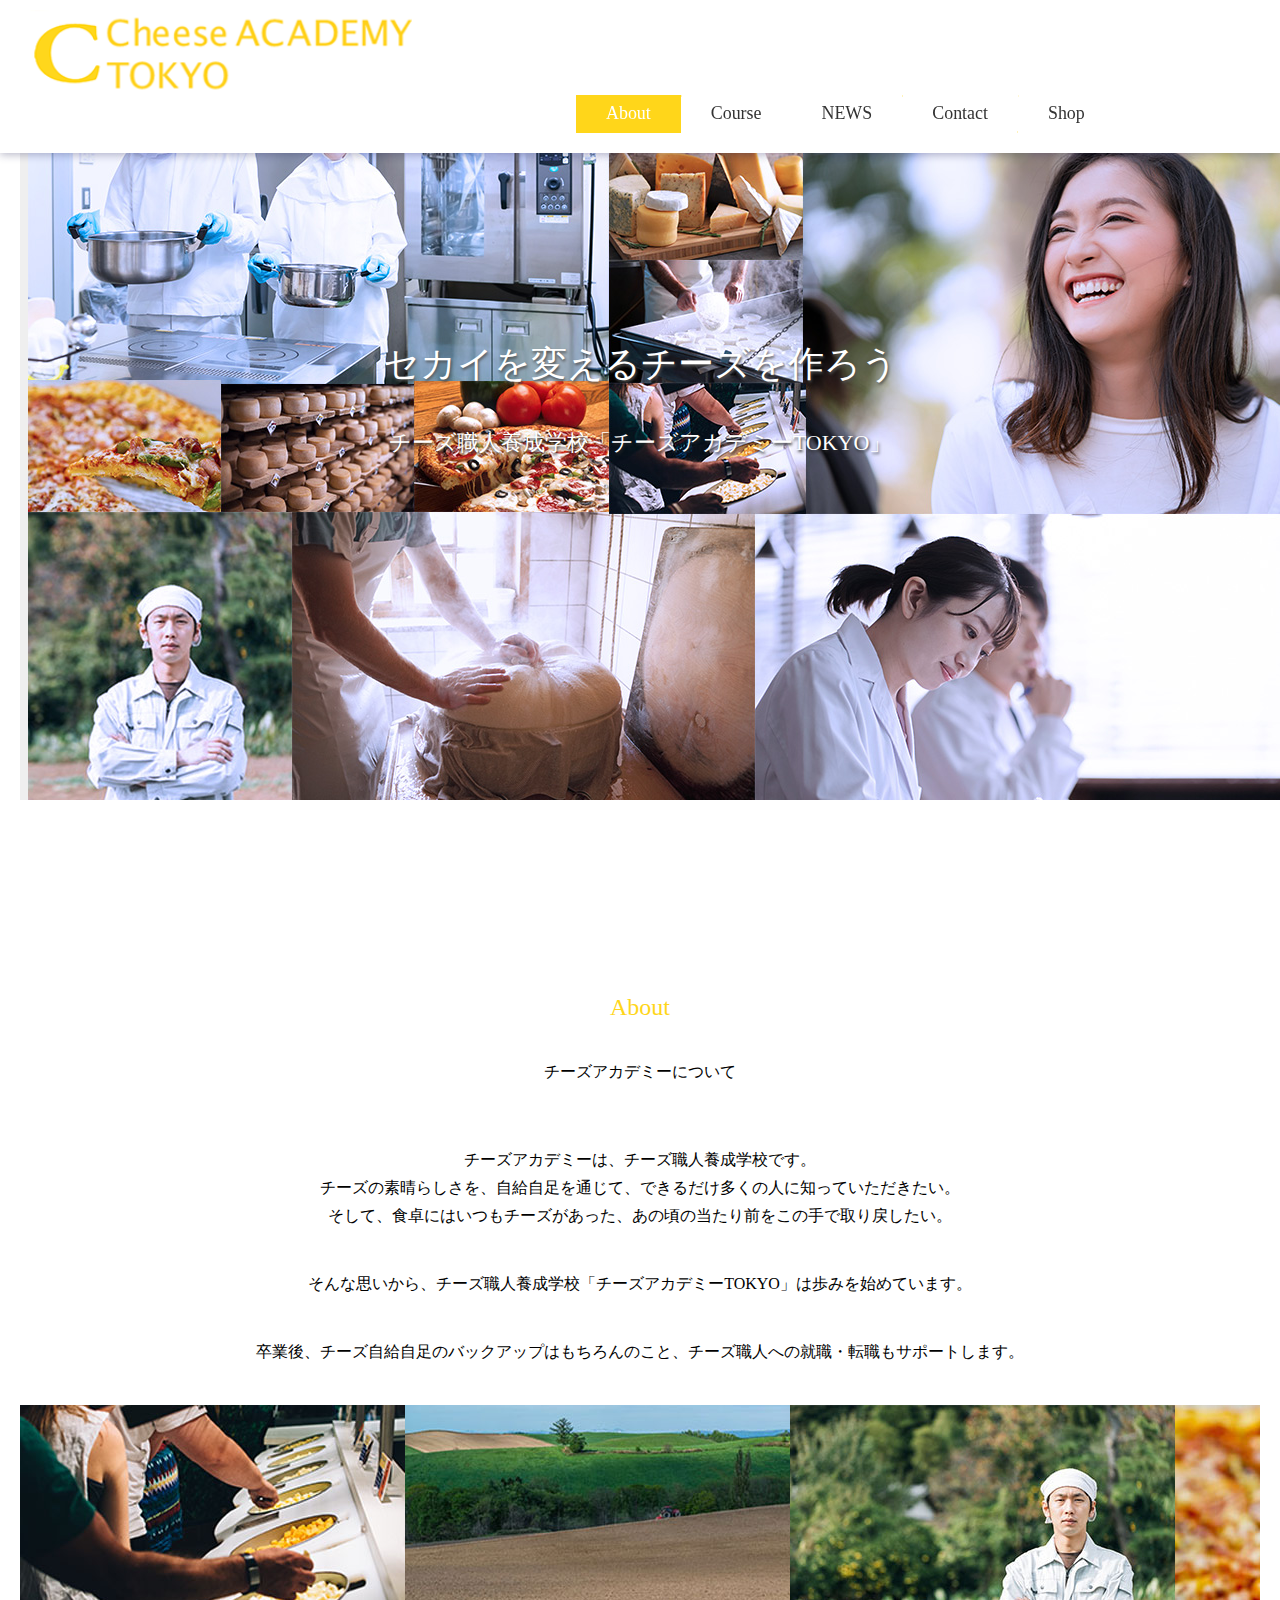
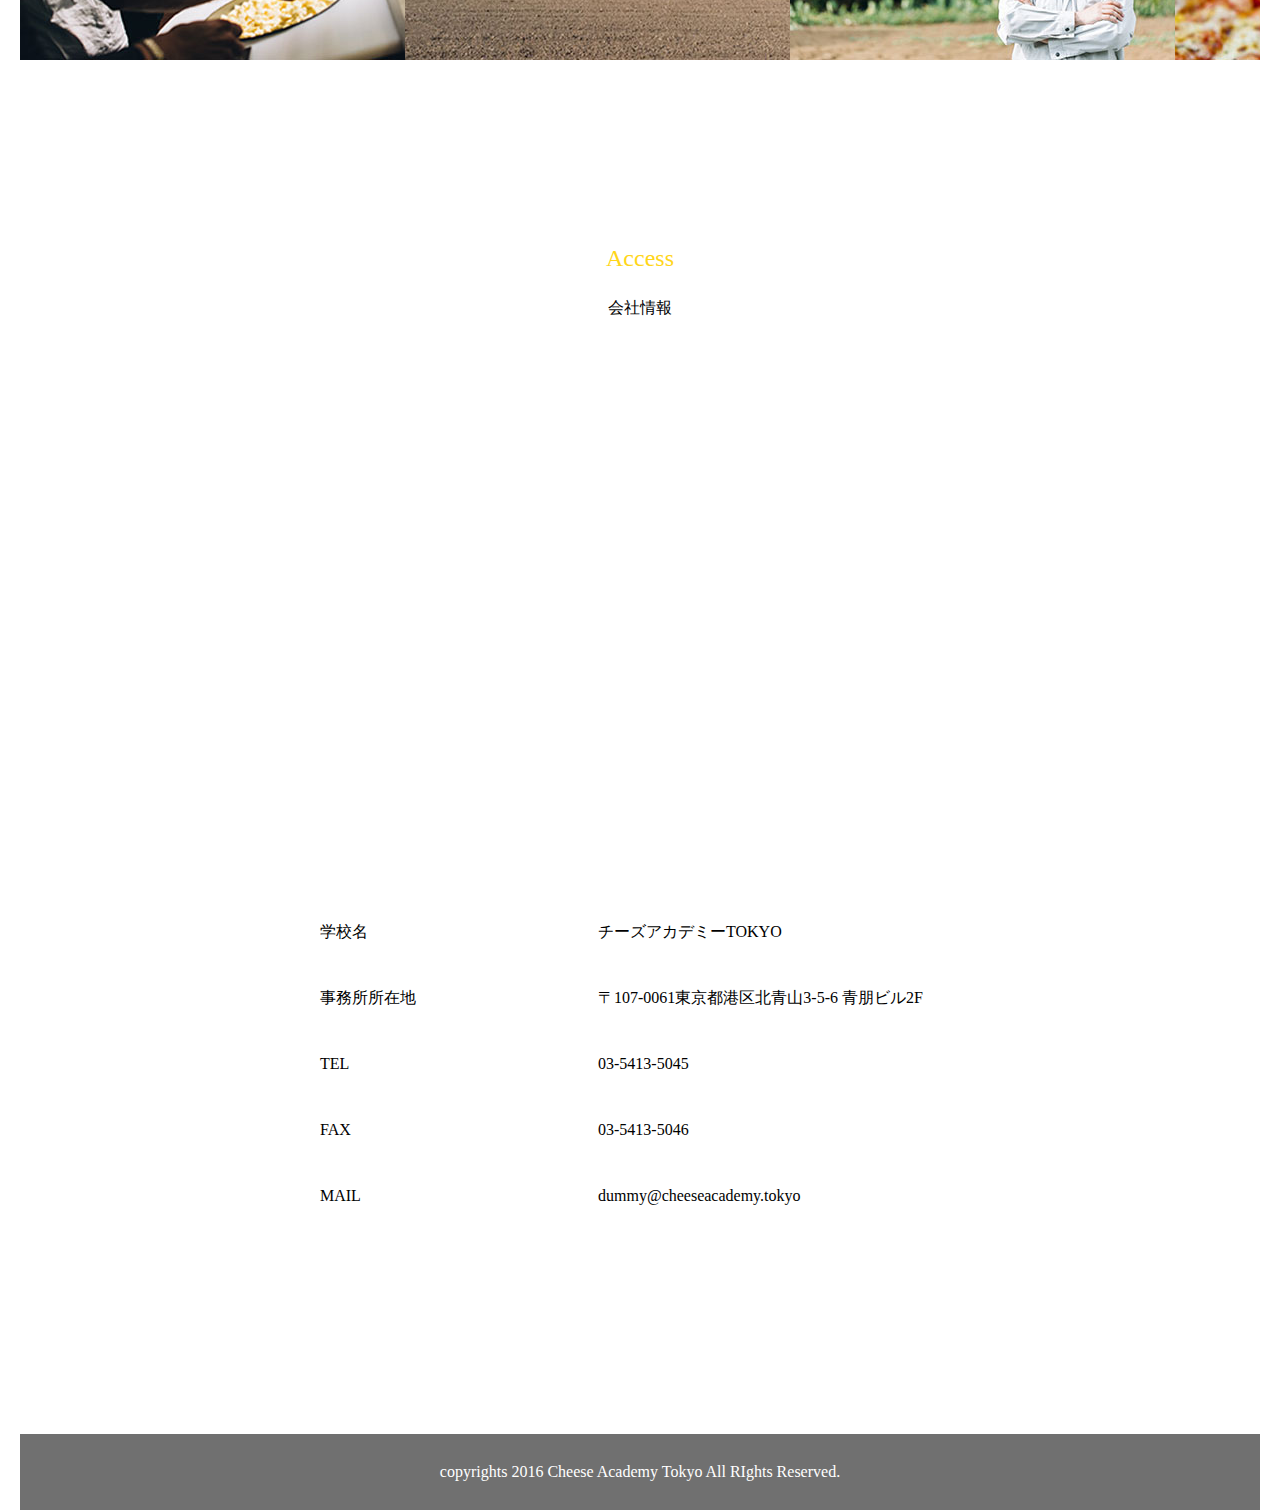
<file: index.html>
<!DOCTYPE html>
<html lang="ja">

<head>
  <meta charset="UTF-8">
  <meta name="viewport" content="width=device-width, initial-scale=1.0">
  <meta http-equiv="X-UA-Compatible" content="ie=edge">

  <title>Cheese ACADEMY TOKYO</title>
  <link rel="icon" href="img/moruspeak.gif">
  <link rel="stylesheet" href="css/reset.css">
  <link rel="stylesheet" href="css/style.css">
  <link rel="stylesheet" href="/css/loop.css">
</head>

<body class="content ">
  <!-- ヘッダー -->
  <header class="global-header">
    <picture>
      <source srcset="img/logo.png" alt="cheese ACADEMY TOKYO" media="(min-width: 768px)">
      <img src="img/logo_sp.png" alt="cheese ACADEMY TOKYO" class="spimage">
    </picture>

    <!-- ナビゲーション -->
    <nav>
      <ul class="gnavi">
      <li class="current"><a href="#">About</a></li>
      <li><a href="/course.html">Course</a></li>
      <li><a href="/news.html">NEWS</a></li>
      <li><a href="/contact.html">Contact</a></li>
      <li><a href="shop/index.html">Shop</a></li>
      </ul>
    </nav>
  </header>

  <main>
    <!-- メインビジュアル -->
    <article id="main-visual">
      <div class="container">
        <div class="slider">
            <ul class="slider-list">
                <li class="slider-item">
                    <a href="#">
                        <img src="img/t_main.jpg">
                    </a>
                </li>
            </ul>
            <ul class="slider-list">
                <li class="slider-item">
                    <a href="#">
                        <img src="img/t_main.jpg">
                    </a>
                </li>
            </ul>
        </div>
    </div>
    <h1 class="center">
      <p class="mv-title">セカイを変えるチーズを作ろう</p>
      <p class="mv-subtitle">チーズ職人養成学校「チーズアカデミーTOKYO」</p>
    </h1>

    </article>

    <section id="about" class="wrapper">
      <!-- アバウト内の上部 -->
      <h2>About</h2>
      <h3>チーズアカデミーについて</h3>
      <article class="text-center">
        <p>チーズアカデミーは、チーズ職人養成学校です。</p>
        <p>チーズの素晴らしさを、自給自足を通じて、できるだけ多くの人に知っていただきたい。<br>
          そして、食卓にはいつもチーズがあった、あの頃の当たり前をこの手で取り戻したい。</p>
        <span>そんな思いから、チーズ職人養成学校「チーズアカデミーTOKYO」は歩みを始めています。</span>
        <p>卒業後、チーズ自給自足のバックアップはもちろんのこと、チーズ職人への就職・転職もサポートします。</p>
      </article>

      <!-- アバウトの下部 -->
      <article id="about-visual" class="loop">
        <ul class="loop_box">
          <li class="loop_item"><img src="img/about_01.jpg" alt="本格的なチーズ"></li>
          <li class="loop_item"><img src="img/about_02.jpg" alt="広大で環境も整った農園"></li>
          <li class="loop_item"><img src="img/about_03.jpg" alt="プロとして活躍するチーズ職人"></li>
          <li class="loop_item"><img src="img/about_04.jpg" alt="卒業制作のピッツァ"></li>
        </ul>
        <ul class="loop_box">
          <li class="loop_item"><img src="img/about_01.jpg" alt="本格的なチーズ"></li>
          <li class="loop_item"><img src="img/about_02.jpg" alt="広大で環境も整った農園"></li>
          <li class="loop_item"><img src="img/about_03.jpg" alt="プロとして活躍するチーズ職人"></li>
          <li class="loop_item"><img src="img/about_04.jpg" alt="卒業制作のピッツァ"></li>
        </ul>
      </article>
    </section>

    <section id="access" class="wrapper">
      <h2>Access</h2>
      <h3>会社情報</h3>
      <article class="access-wrap">
        <iframe
          src="https://www.google.com/maps/embed?pb=!1m18!1m12!1m3!1d920.5806345741612!2d139.7122417779277!3d35.66760393351001!2m3!1f0!2f0!3f0!3m2!1i1024!2i768!4f13.1!3m3!1m2!1s0x60188d7eaf6941cf%3A0x4d0182e5dea5e6cb!2sChees%20ACADEMY%20TOKYO!5e0!3m2!1sja!2sjp!4v1697269528415!5m2!1sja!2sjp"
          style="border:0;" allowfullscreen="" loading="lazy"
          referrerpolicy="no-referrer-when-downgrade">
        </iframe>
        <dl>
          <dt>学校名</dt>
          <dd>チーズアカデミーTOKYO</dd>
          <dt>事務所所在地</dt>
          <dd>〒107-0061東京都港区北青山3-5-6 青朋ビル2F</dd>
          <dt>TEL</dt>
          <dd>03-5413-5045</dd>
          <dt>FAX</dt>
          <dd>03-5413-5046</dd>
          <dt>MAIL</dt>
          <dd>dummy@cheeseacademy.tokyo</dd>
        </dl>
      </article>
    </section>
  </main>

<footer>copyrights 2016 Cheese Academy Tokyo All RIghts Reserved.</footer>

  <script src="https://code.jquery.com/jquery-3.2.1.min.js"></script>
  <script src="js/main.js"></script>

</body>

</html>
</file>
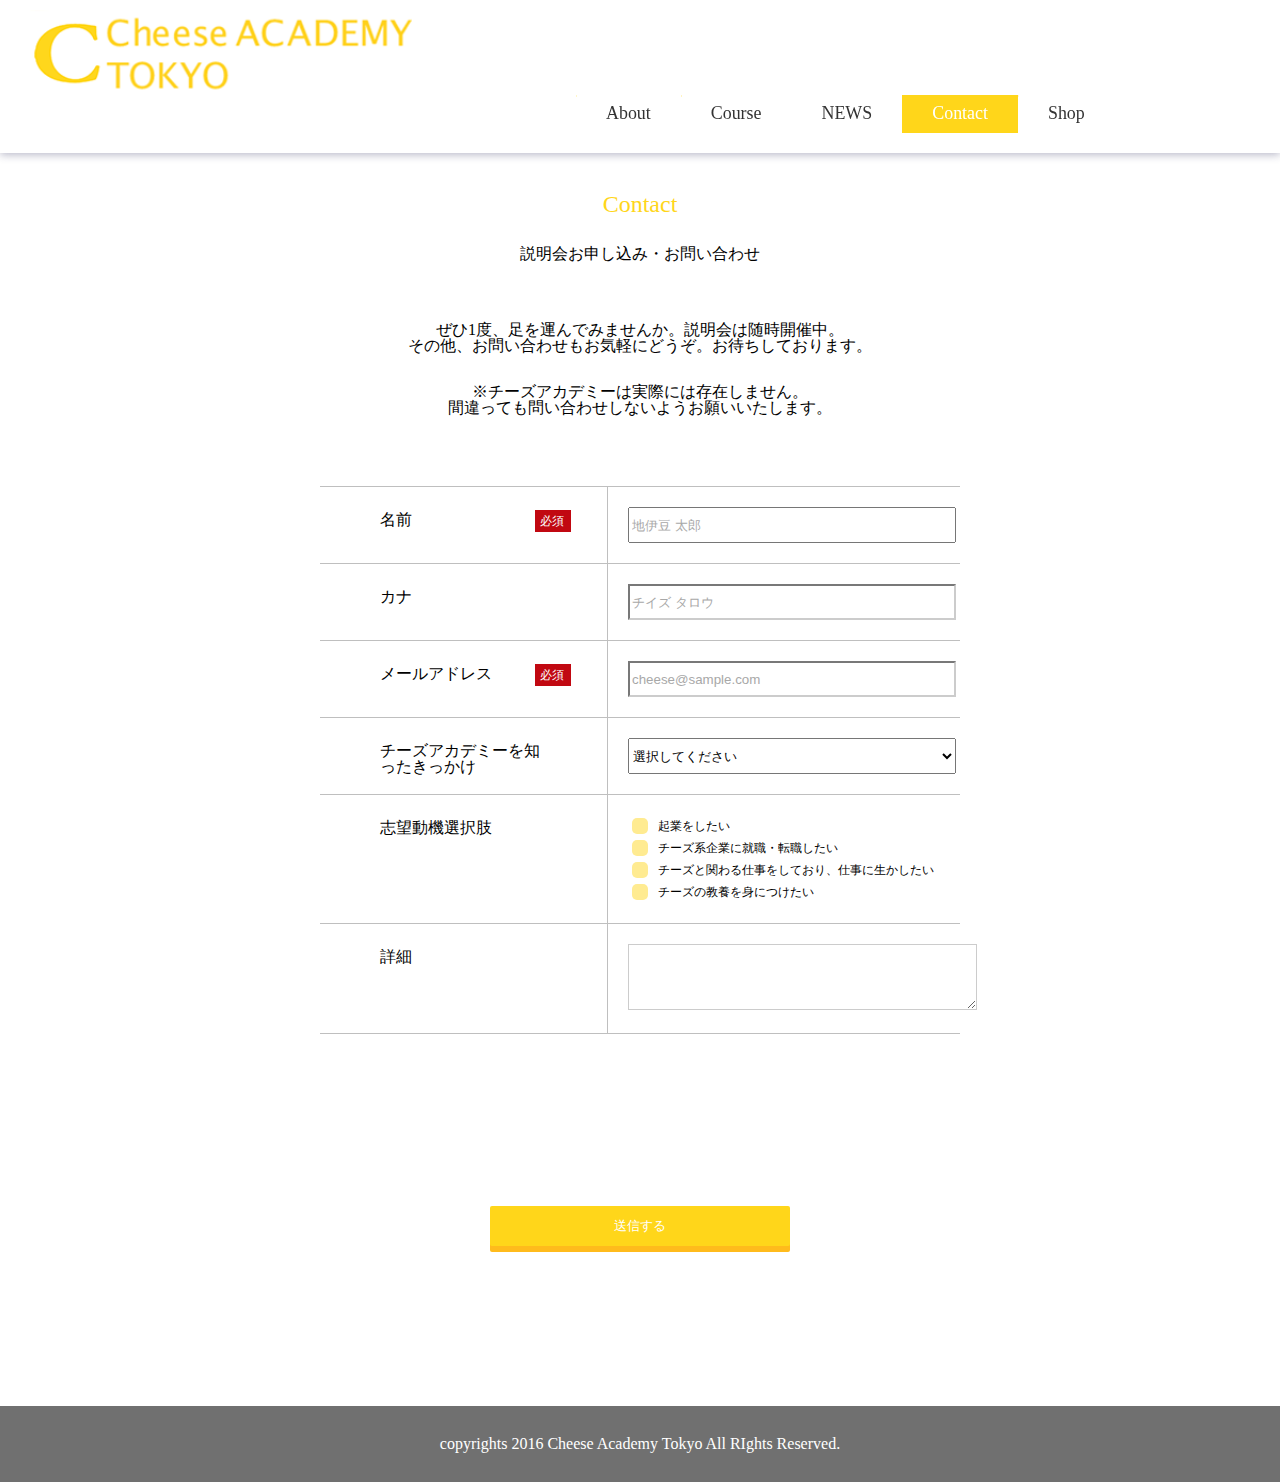
<file: contact.html>
<!DOCTYPE html>
<html lang="ja">
<head>
    <meta charset="UTF-8">
    <meta name="viewport" content="width=device-width, initial-scale=1.0">
    <title>Cheese ACADEMY TOKYO || Access</title>
    <link rel="icon" href="img/moruspeak.gif">
    <link rel="stylesheet" href="css/reset.css">
    <link rel="stylesheet" href="css/style.css">
</head>
<header class="global-header">
    <picture>
      <source srcset="img/logo.png" alt="cheese ACADEMY TOKYO" media="(min-width: 768px)">
      <img src="img/logo_sp.png" alt="cheese ACADEMY TOKYO">
    </picture>

    <!-- ナビゲーション -->
    <nav>
      <ul class="gnavi">
        <li><a href="/index.html">About</a></li>
        <li><a href="/course.html">Course</a></li>
        <li><a href="/news.html">NEWS</a></li>
        <li class="current"><a href="#">Contact</a></li>
        <li><a href="shop/index.html">Shop</a></li>
      </ul>
    </nav>
  </header>
<body>
    <section id="contact" class="wrapper">
        <h2>Contact</h2>
        <h3>説明会お申し込み・お問い合わせ</h3>
  
        <p>ぜひ1度、足を運んでみませんか。説明会は随時開催中。</p>
        <p>その他、お問い合わせもお気軽にどうぞ。お待ちしております。</p>
  
        <p class="small">&#8251;チーズアカデミーは実際には存在しません。<br>
          間違っても問い合わせしないようお願いいたします。</p>
      </section>
  
      <section id="form">
        <form> <!-- <form action="form.html" method="post"> -->
          <dl class="form-wrap">
            <dt class="form-title">
              <label for="name">名前<span class="essential">必須</span></label>
            </dt>
            <dd>
              <input type="text" name="name" id="name" placeholder="地伊豆 太郎" required>
            </dd>

            <dt class="form-title">
              <label for="kana">カナ</label>
            </dt>
            <dd>
              <input type="text" name="kana" id="kana" placeholder="チイズ タロウ">
            </dd>
            <dt class="form-title">
              <label for="mail">メールアドレス<span class="essential" required>必須</span></label>
            </dt>
            <dd>
              <input type="email" name="email" autocomplete="email" placeholder="cheese@sample.com">
              <p class="error-message">※ 入力内容をご確認ください</p>
            </dd>
            <dt class="form-title"><label for="form-chance">チーズアカデミーを知ったきっかけ</label>
            </dt>
            <dd>
              <select>
                <option hidden>選択してください</option>
                <option>google検索</option>
                <option>SNS</option>
                <option>紹介</option>
                <option>たまたま通りかかった</option>
                <option>その他</option>
              </select>
            </dd>
            <dt class="form-title"><label for="reason">志望動機選択肢</label></dt>
            <dd class="checkbox">
              <ul>
                <li><label><input type="checkbox" name="start">起業をしたい</label></li>
                <li><label><input type="checkbox" name="work">チーズ系企業に就職・転職したい</label></li>
                <li><label><input type="checkbox" name="revive">チーズと関わる仕事をしており、仕事に生かしたい</label></li>
                <li><label><input type="checkbox" name="culture">チーズの教養を身につけたい</label></li>
              </ul>
            </dd>
            <dt class="form-title"><label for="detail">詳細</label></dt>
            <dd>
              <textarea name="message" cols="41" rows="4"></textarea>
            </dd>
          </dl>
          <h2>
            <button onclick="window.open('./form.html')">送信する</button>
          </h2>
        </form>

      
      </section>

      <footer>copyrights 2016 Cheese Academy Tokyo All RIghts Reserved.</footer>

</body>
</html>
</file>
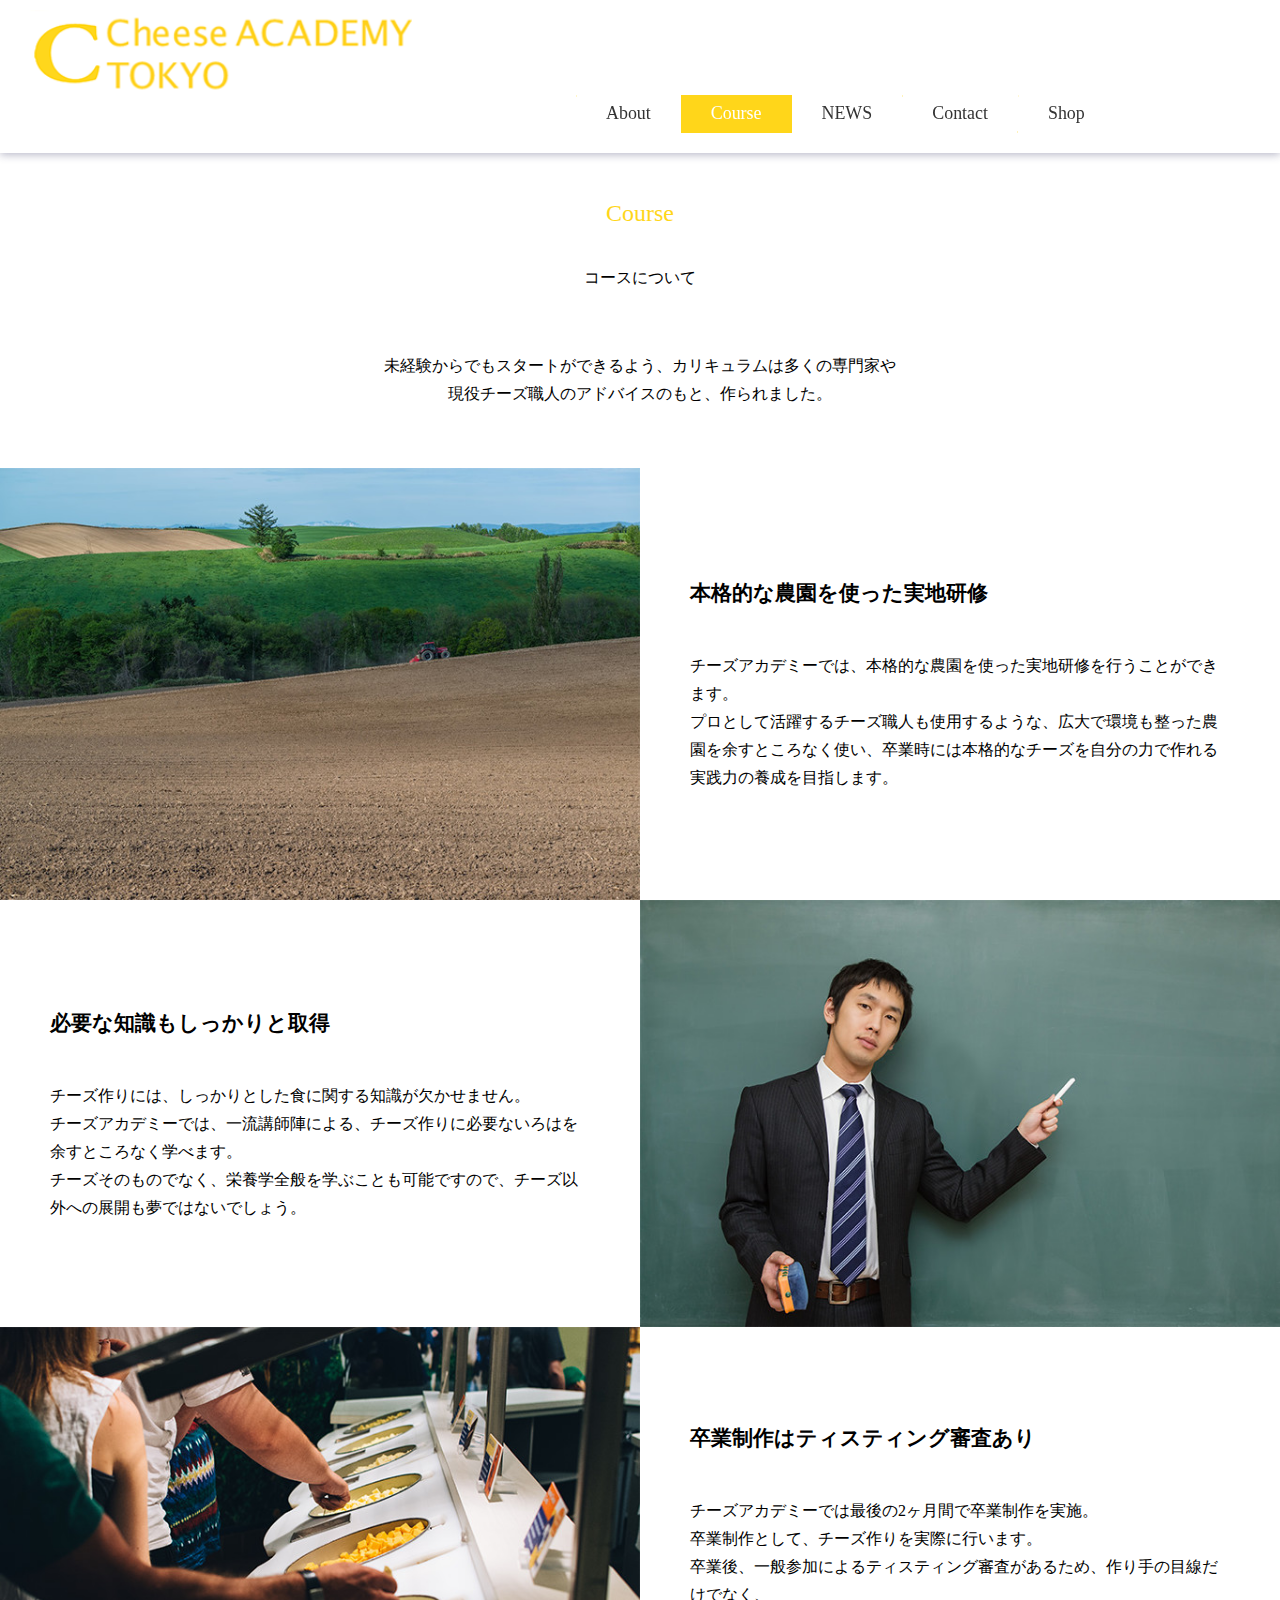
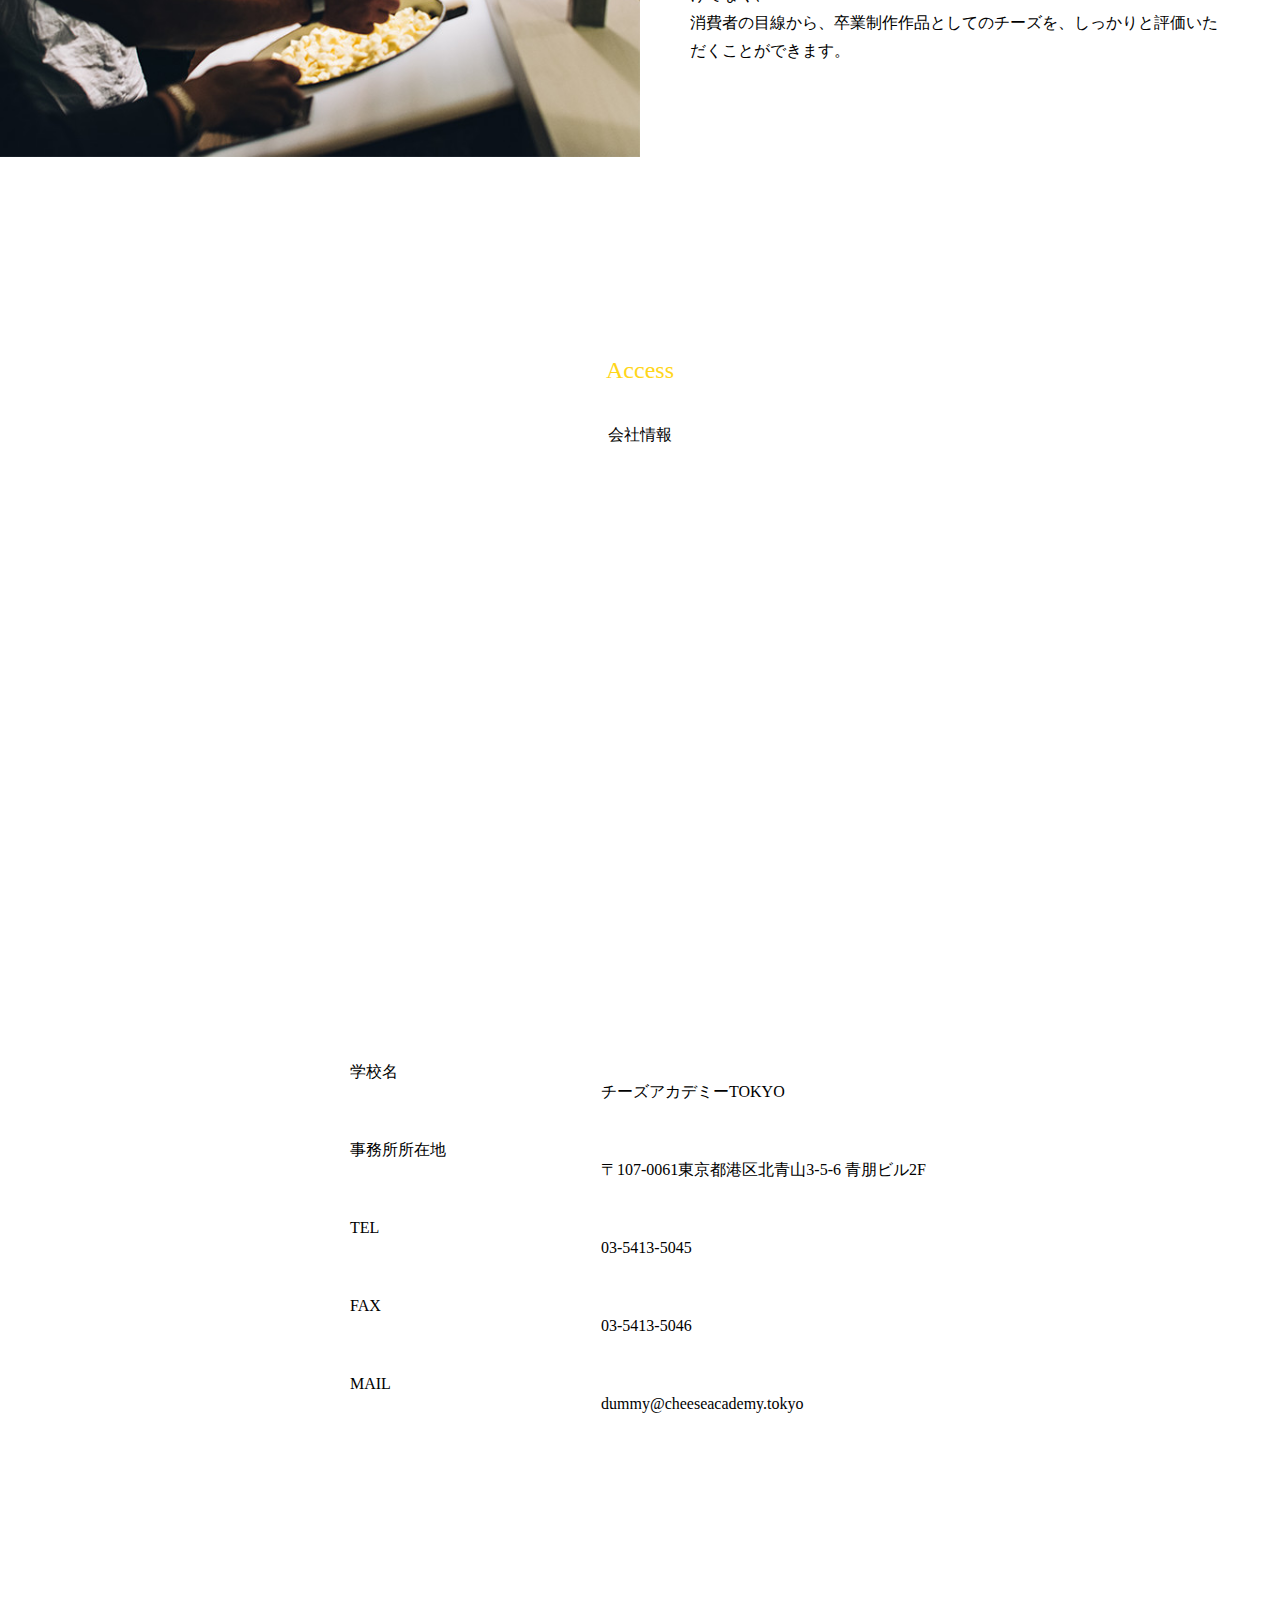
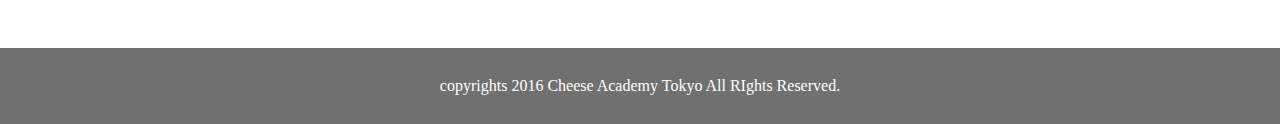
<file: course.html>
<!DOCTYPE html>
<html lang="ja">
<head>
    <meta charset="UTF-8">
    <meta name="viewport" content="width=device-width, initial-scale=1.0">
    <title>Cheese ACADEMY TOKYO || Course</title>
    <link rel="icon" href="img/moruspeak.gif">
    <link rel="stylesheet" href="css/reset.css">
    <link rel="stylesheet" href="css/style.css">
</head>
<header class="global-header">
    <picture>
      <source srcset="img/logo.png" alt="cheese ACADEMY TOKYO" media="(min-width: 768px)">
      <img src="img/logo_sp.png" alt="cheese ACADEMY TOKYO">
    </picture>

    <!-- ナビゲーション -->
    <nav>
      <ul class="gnavi">
        <li><a href="/index.html">About</a></li>
        <li class="current"><a href="#course">Course</a></li>
        <li><a href="/news.html">NEWS</a></li>
        <li><a href="/contact.html">Contact</a></li>
        <li><a href="shop/index.html">Shop</a></li>
      </ul>
    </nav>
</header>
<body>
    <section id="course" class="wrapper">
        <!-- コースの上部 -->
        <article class="course-text">
          <h2>Course</h2>
          <h3>コースについて</h3>
          <p class="text-center">未経験からでもスタートができるよう、カリキュラムは多くの専門家や<br>
            現役チーズ職人のアドバイスのもと、作られました。
          </p>
        </article>
        <!-- コースの下部 -->

        <article class="course-wrap">

          <!-- コース１ -->
          <article class="course-field">
            <img src="img/course_01.jpg" alt="広大で環境も整った農園">
            <dl class="course-list1">
              <dt class="course-title">本格的な農園を使った実地研修</dt>
              <dd class="course-item-text">
                チーズアカデミーでは、本格的な農園を使った実地研修を行うことができます。<br>
                プロとして活躍するチーズ職人も使用するような、広大で環境も整った農園を余すところなく使い、卒業時には本格的なチーズを自分の力で作れる実践力の養成を目指します。
              </dd>
            </dl>
          </article>

          <!-- コース２ -->
          <article class="course-field">
            <dl class="course-list2">
              <dt class="course-title">必要な知識もしっかりと取得</dt>
              <dd class="course-item-text">
                チーズ作りには、しっかりとした食に関する知識が欠かせません。<br>
                チーズアカデミーでは、一流講師陣による、チーズ作りに必要ないろはを余すところなく学べます。<br>
                チーズそのものでなく、栄養学全般を学ぶことも可能ですので、チーズ以外への展開も夢ではないでしょう。
              </dd>
            </dl>
            <img src="img/course_02.jpg" alt="一流講師陣">
          </article>
  
          <!-- コース3 -->
          <article class="course-field">
            <img src="img/course_03.jpg" alt="広大で環境も整った農園">
            <dl class="course-list3">
              <dt class="course-title">卒業制作はティスティング審査あり</dt>
              <dd class="course-item-text">
                チーズアカデミーでは最後の2ヶ月間で卒業制作を実施。<br>
                卒業制作として、チーズ作りを実際に行います。<br>
                卒業後、一般参加によるティスティング審査があるため、作り手の目線だけでなく、<br>
                消費者の目線から、卒業制作作品としてのチーズを、しっかりと評価いただくことができます。
              </dd>
            </dl>
          </article>
        </article>
      <section id="access" class="wrapper">
        <h2>Access</h2>
        <h3>会社情報</h3>
          <iframe
            src="https://www.google.com/maps/embed?pb=!1m18!1m12!1m3!1d920.5806345741612!2d139.7122417779277!3d35.66760393351001!2m3!1f0!2f0!3f0!3m2!1i1024!2i768!4f13.1!3m3!1m2!1s0x60188d7eaf6941cf%3A0x4d0182e5dea5e6cb!2sChees%20ACADEMY%20TOKYO!5e0!3m2!1sja!2sjp!4v1697269528415!5m2!1sja!2sjp"
            style="border:0;" allowfullscreen="" loading="lazy"
            referrerpolicy="no-referrer-when-downgrade">
          </iframe>
          <dl>
            <dt>学校名</dt>
            <dd>チーズアカデミーTOKYO</dd>
            <dt>事務所所在地</dt>
            <dd>〒107-0061東京都港区北青山3-5-6 青朋ビル2F</dd>
            <dt>TEL</dt>
            <dd>03-5413-5045</dd>
            <dt>FAX</dt>
            <dd>03-5413-5046</dd>
            <dt>MAIL</dt>
            <dd>dummy@cheeseacademy.tokyo</dd>
          </dl>

      </section>
</section>
      <footer>copyrights 2016 Cheese Academy Tokyo All RIghts Reserved.</footer>

</body>
</html>
</file>
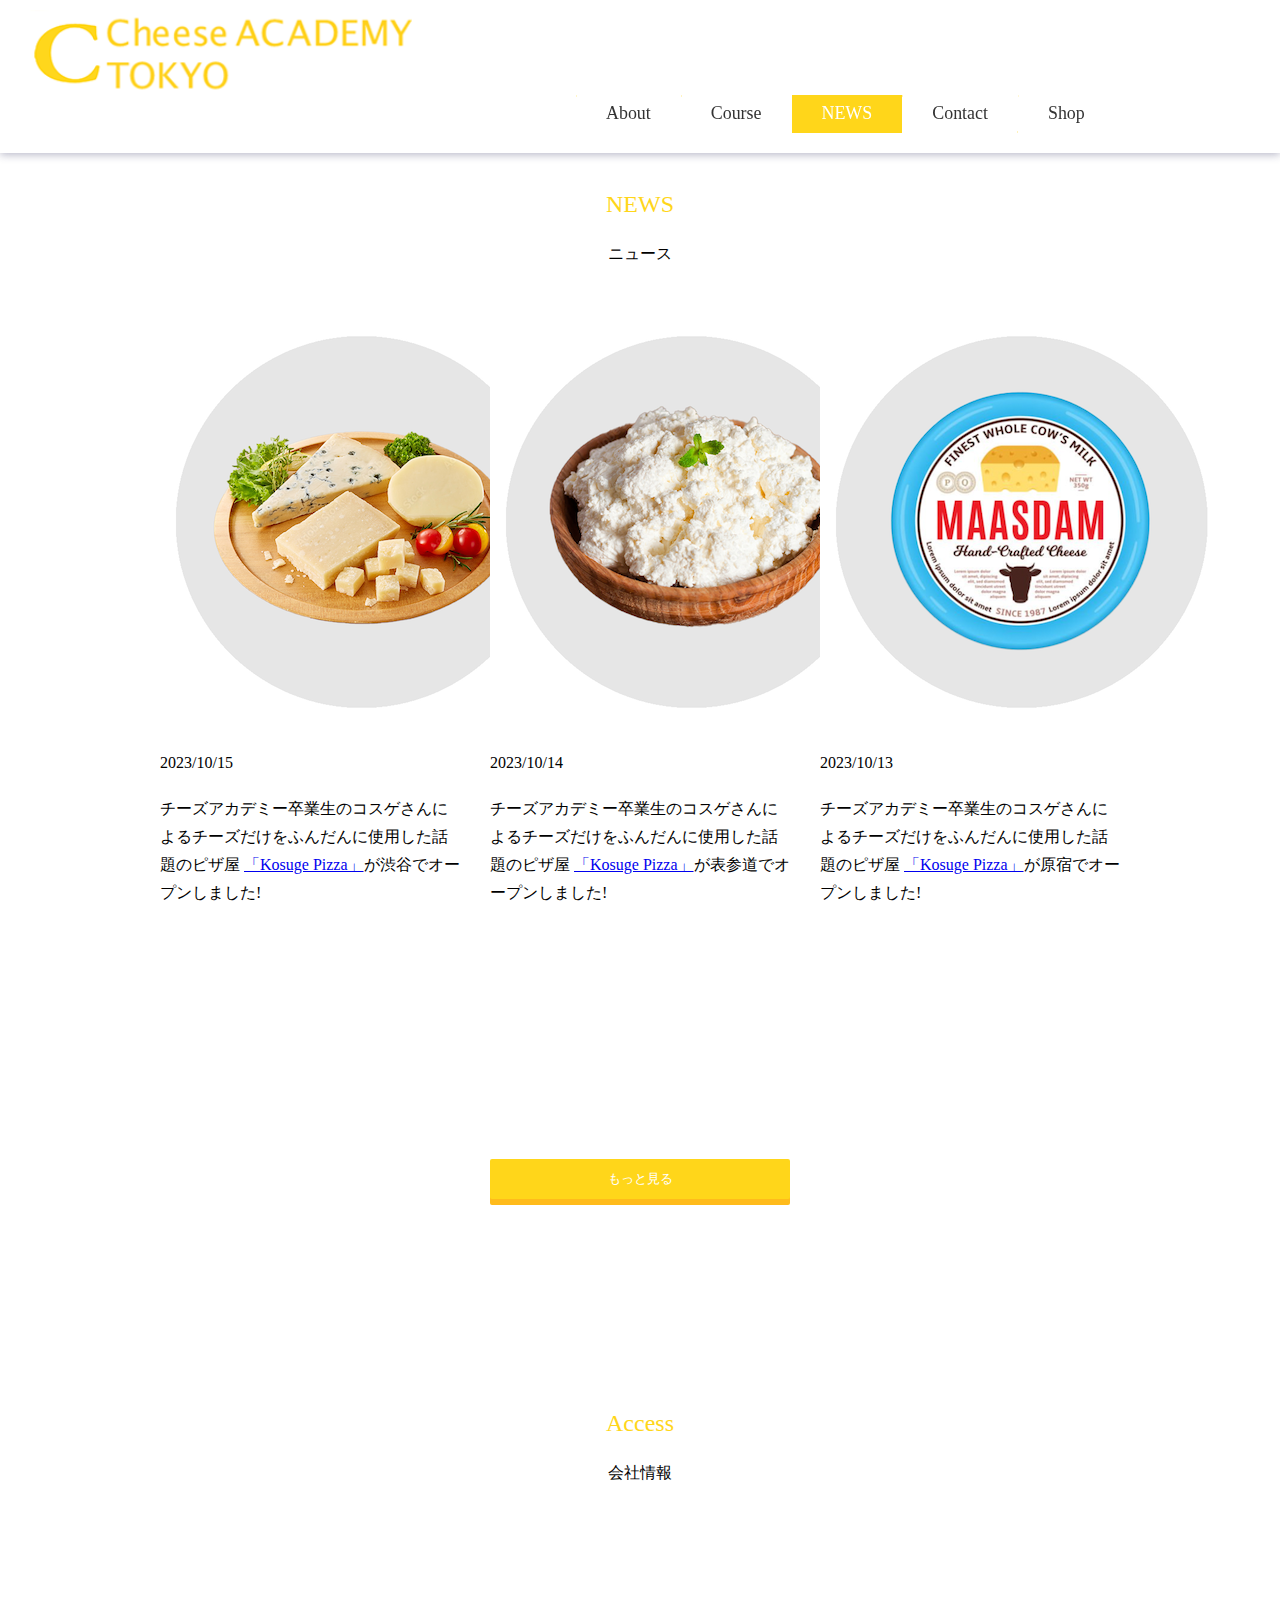
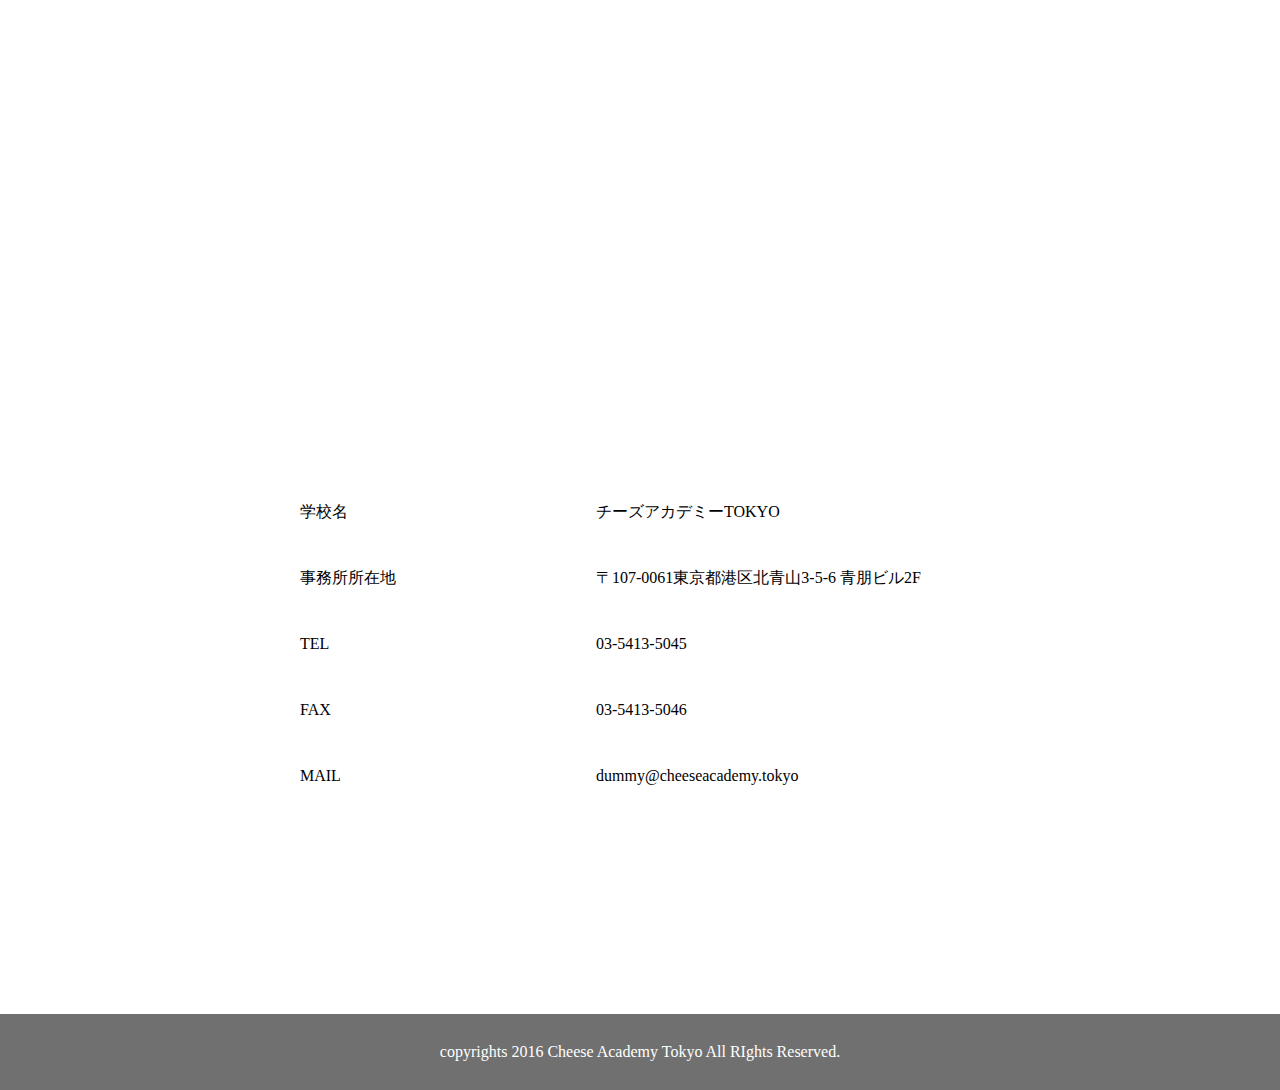
<file: news.html>
<!DOCTYPE html>
<html lang="ja">
<head>
    <meta charset="UTF-8">
    <meta name="viewport" content="width=device-width, initial-scale=1.0">
    <title>Cheese ACADEMY TOKYO || NEWS</title>
    <link rel="icon" href="img/moruspeak.gif">
    <link rel="stylesheet" href="css/reset.css">
    <link rel="stylesheet" href="css/style.css">
</head>
<header class="global-header">
    <picture>
      <source srcset="img/logo.png" alt="cheese ACADEMY TOKYO" media="(min-width: 768px)">
      <img src="img/logo_sp.png" alt="cheese ACADEMY TOKYO">
    </picture>

    <!-- ナビゲーション -->
    <nav>
      <ul class="gnavi">
        <li><a href="/index.html">About</a></li>
        <li><a href="/course.html">Course</a></li>
        <li class="current"><a href="#">NEWS</a></li>
        <li><a href="/contact.html">Contact</a></li>
        <li><a href="shop/index.html">Shop</a></li>
      </ul>
    </nav>
  </header>
<body>

    <section id="news" class="wrapper">
        <h2>NEWS</h2>
        <h3>ニュース</h3>
        <article class="news-wrap">
          <article class="news-field">
            <img src="img/item1.png" alt="一番人気のkosuge special">
            <time>2023/10/15</time>
            <p class="news-text">
              チーズアカデミー卒業生のコスゲさんによるチーズだけをふんだんに使用した話題のピザ屋
              <a href="shop.html">「Kosuge Pizza」</a>が渋谷でオープンしました&excl;
            </p>
          </article>

          <article class="news-field">
            <img src="img/item2.png" alt="一番人気のkosuge special">
            <time>2023/10/14</time>
            <p class="news-text">
              チーズアカデミー卒業生のコスゲさんによるチーズだけをふんだんに使用した話題のピザ屋
              <a href="shop.html">「Kosuge Pizza」</a>が表参道でオープンしました&excl;
            </p>
          </article>

          <article class="news-field">
            <img src="img/item3.png"alt="一番人気のkosuge special">
            <time>2023/10/13</time>
            <p class="news-text">
              チーズアカデミー卒業生のコスゲさんによるチーズだけをふんだんに使用した話題のピザ屋
              <a href="shop.html">「Kosuge Pizza」</a>が原宿でオープンしました&excl;
            </p>
          </article>
        </article>

        <h2>
          <button onclick="window.open('shop.html')">もっと見る</button>
        </h2>
      </section>
      <section id="access" class="wrapper">
        <h2>Access</h2>
        <h3>会社情報</h3>
        <article class="access-wrap">
          <iframe
            src="https://www.google.com/maps/embed?pb=!1m18!1m12!1m3!1d920.5806345741612!2d139.7122417779277!3d35.66760393351001!2m3!1f0!2f0!3f0!3m2!1i1024!2i768!4f13.1!3m3!1m2!1s0x60188d7eaf6941cf%3A0x4d0182e5dea5e6cb!2sChees%20ACADEMY%20TOKYO!5e0!3m2!1sja!2sjp!4v1697269528415!5m2!1sja!2sjp"
            style="border:0;" allowfullscreen="" loading="lazy"
            referrerpolicy="no-referrer-when-downgrade">
          </iframe>
          <dl>
            <dt>学校名</dt>
            <dd>チーズアカデミーTOKYO</dd>
            <dt>事務所所在地</dt>
            <dd>〒107-0061東京都港区北青山3-5-6 青朋ビル2F</dd>
            <dt>TEL</dt>
            <dd>03-5413-5045</dd>
            <dt>FAX</dt>
            <dd>03-5413-5046</dd>
            <dt>MAIL</dt>
            <dd>dummy@cheeseacademy.tokyo</dd>
          </dl>
        </article>
      </section>

      <footer>copyrights 2016 Cheese Academy Tokyo All RIghts Reserved.</footer>

</body>
</html>
</file>
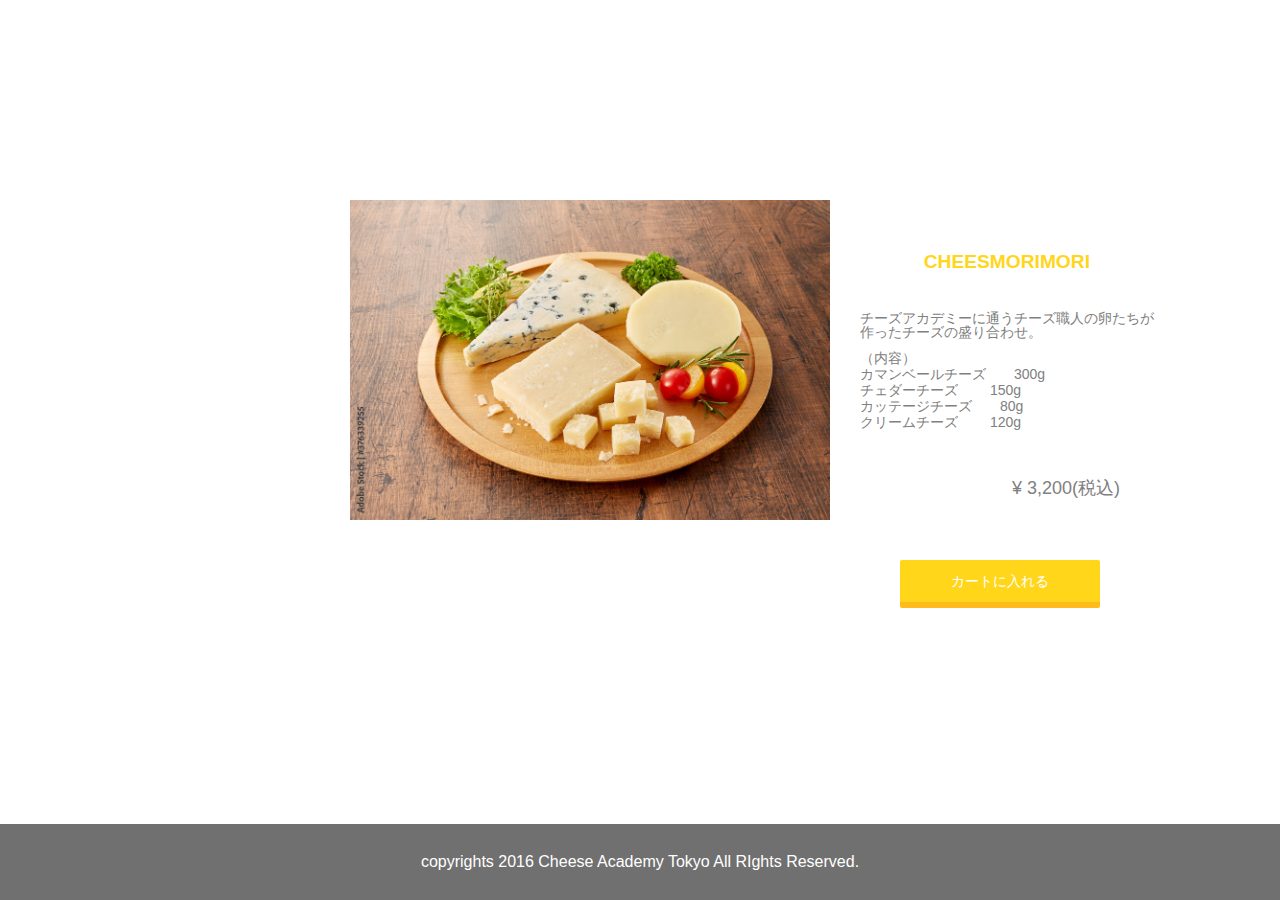
<file: shop2.html>
<!DOCTYPE html>
<html lang="ja">
<head>
  <meta charset="UTF-8">
  <meta name="viewport" content="width=device-width, initial-scale=1.0">
  <title>Cheese ACADEMY TOKYO - ONLINE SHOP</title>
  <link rel="icon" href="img/moruspeak.gif">
  <link rel="stylesheet" href="css/reset.css">
  <link rel="stylesheet" href="css/style.css">
  <link rel="stylesheet" href="css/shop.css">
</head>
<body>

<section id="shop2">
  <article class="shop2-field">
    <img src="./img/cheese01.jpg" alt="チーズ盛り盛りセット">
    <dl class="shop2-list1">
      <h2>CheesMorimori</h2>
      <dt class="shop2-title">チーズアカデミーに通うチーズ職人の卵たちが作ったチーズの盛り合わせ。</dt>
      <dd class="shop2-item-text">
        <ul>
        <li class="anime-l">（内容）</li>
        <li class="anime-r">カマンベールチーズ　　300g</li>
        <li class="anime-l">チェダーチーズ 　　150g</li>
        <li class="anime-r">カッテージチーズ　　80g</li>
        <li class="anime-l">クリームチーズ 　　120g</li>
        </ul>
        <p>¥ 3,200(税込)</p>
      </dd>
    </dl>
    <button onclick="window.open('index.html')">カートに入れる</button>
  </article>
  </section>

  <footer>copyrights 2016 Cheese Academy Tokyo All RIghts Reserved.</footer>

  <script src="https://code.jquery.com/jquery-3.2.1.min.js"></script>
  <script src="js/main.js"></script>
  <script src="js/ec.js"></script>

  </body>
  </html>
</file>
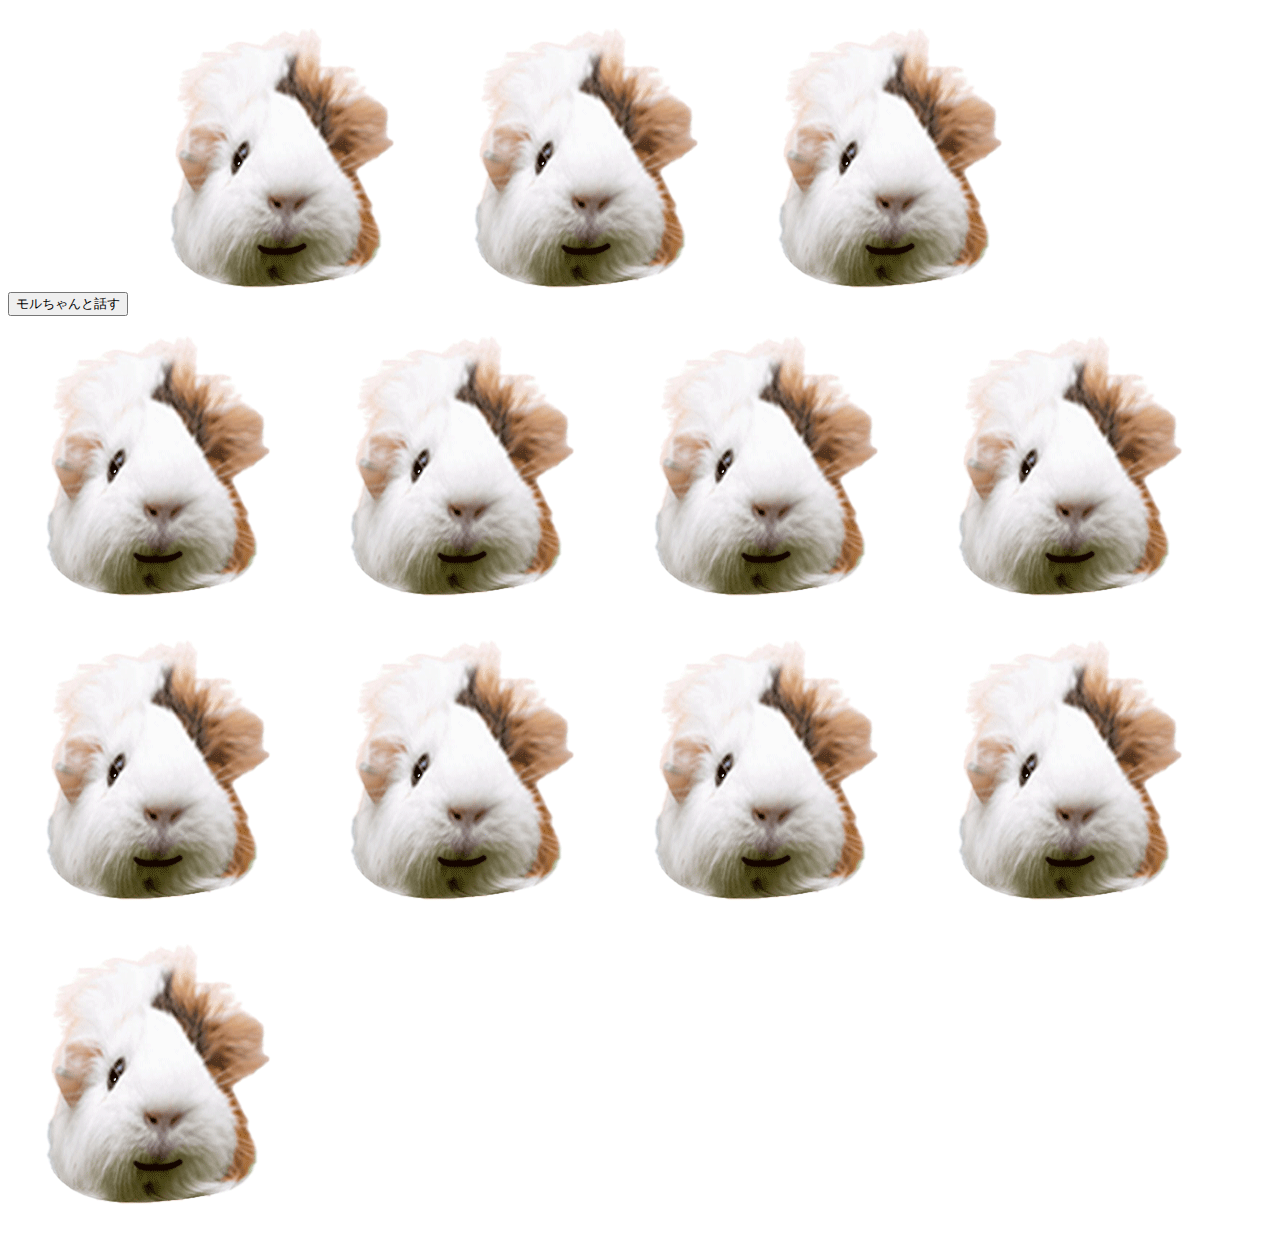
<file: talk.html>
<!DOCTYPE html>
<html>
<head>
  <meta charset="UTF-8">
  <link rel="stylesheet" href="/css/loop.css">
  <title>モルちゃんと話す</title>
</head>
<body>
  <button id="speakButton">モルちゃんと話す</button>
  <img src="img/moruspeak.gif" onclick="img/moruspeak.gif" alt="モルちゃん">
  <img class="rotation-2d" src="img/moruspeak.gif">
  <img class="rotation-2d" src="img/moruspeak.gif">
  <img class="rotation-2d" src="img/moruspeak.gif">
  <img class="rotation-2d" src="img/moruspeak.gif">
  <img class="rotation-2d" src="img/moruspeak.gif">
  <img class="rotation-2d" src="img/moruspeak.gif">
  <img class="rotation-2d" src="img/moruspeak.gif">
  <img class="rotation-2d" src="img/moruspeak.gif">
  <img class="rotation-2d" src="img/moruspeak.gif">
  <img class="rotation-2d" src="img/moruspeak.gif">
  <img class="rotation-2d" src="img/moruspeak.gif">
  <script>
    window.SpeechRecognition = window.webkitSpeechRecognition || window.SpeechRecognition;
    const synth = window.speechSynthesis;

    function speakText(text) {
      const utterance = new SpeechSynthesisUtterance(text);
      synth.speak(utterance);
    }

    document.getElementById('speakButton').addEventListener('click', () => {
      const botReply = 'こんにちは!モルちゃんです！みなさんお元気ですか？モルちゃんはとっても元気です！！'; // ここにボットの応答を挿入
      speakText(botReply);
    });
  </script>
</body>
</html>



<!-- let uttearnce = new SpeechSynthesisUtterance();
uttearnce.text = 'こんにちわ!';
   uttearnce.volume = 0.8;
   uttearnce.rate = 1.2;
   uttearnce.pitch = 1.7;
   uttearnce.lang = 'ja-JP'
   window.speechSynthesis.speak(uttearnce); -->
</file>
<file: css/style.css>
html{
  font-size:100%; /*ユーザー設定の文字サイズを正しく反映*/
}
*{
  box-sizing:border-box; /*余白や線を幅や高さに含める*/
}

  body{
    font-size:16px;
  }

  /*bgの色変化*/
  /* @keyframes bgchange{
        0%   {background:#ffffff;}
        25%  {background:#fffbed;}
        50%  {background:#fff8de;}
        75%  {background:#fff7d0;}
        90%  {background:#fff9e3;}
        100% {background:#ffffff;}
   } */

  .content {
    max-width: 1280px;
    width: calc(100% - 40px);
    margin: 0 auto;
}

/* ナビを常に上部に固定 */
header{
    width:100%;
    background-color: #fff;
    box-shadow:0 2px 8px rgba(30,30,80,.3);
    line-height:1;
    position:fixed;
    justify-content: space-between;
    z-index:10;
    top: 0px;
    left:0;
}

/* ロゴ */
header img{
  width: 30%;
  height:auto;
  padding: 0;
  margin:10px 30px 0 ;
  display: block;
}


/* ナビゲーション */
.gnavi{
  text-align: right;
  display: flex;
  flex-wrap: wrap;/*スマホ表示折り返し用なのでPCのみなら不要*/
  margin-left: 45%;
  list-style: none;
  font-size: 1.4vw;
}

.gnavi li a{
  display: block;
  padding:10px 30px;
  text-decoration: none;
  color: #333;
}

.gnavi li{
  margin-bottom:20px;
}

/*===================
上下に線が伸びて背景になる
====================*/

.gnavi li a{
  /*線の基点とするためrelativeを指定*/
position: relative;
  /*はみ出る要素を隠す*/
overflow: hidden;
  /*アニメーションの指定*/
transition: all .2s;
}

/*現在地とhoverの設定*/
.gnavi li.current a,
.gnavi li a:hover{
  /*背景色をつける*/
  background: #ffd61a;
color:#fff;
}

/*背景がつくのアニメーションの開始を0.5秒遅らせる*/
.gnavi li a:hover{
transition-delay: .5s;
}

/*線の設定*/
.gnavi li a:before,
.gnavi li a:after {
  content: "";
  /*絶対配置で線の位置を決める*/
  position: absolute;
  left: 0;
  /*線の形状*/
  height: 2px;
  width:100%;
  background: #ffd61a;
  /*アニメーションの指定*/
transition: all .5s;
}

/*線の位置と変化*/
.gnavi li a::before {
  top: 0;
transform: translateX(-100%);/*X方向に-100%移動*/
}
.gnavi li a::after {
  bottom: 0;
transform: translateX(100%);/*X方向に100%移動*/
}

/*hoverした際の線の変化*/
.gnavi li a:hover::before ,
.gnavi li a:hover::after {
transform: translateX(0);/*X方向に0%移動*/
}
/*========= レイアウトのためのCSS ===============*/

/* nav ul{
    text-align: right;
    transform: translate(-5%, -280%);
    font-size: 21px;
  }

nav ul li{
    list-style: none;
    display: inline;
  }

nav ul li:not(:first-child){
margin-left: 50px;
}

nav ul li a{
    text-decoration: none;
    color: #000;
    }

nav ul li a:hover{
    color: #ffd61a;
    transform: rotateX(360deg);
    } */

/* MV上の文字指定 */

#main-visual{
    color: #fff;
    position:relative;
    z-index: 1;
}
.mv-title{
  font-size:36px;
  margin-bottom: 50px;
  text-shadow: 1px 2px 3px #505050;
}
.mv-subtitle{
  font-size:22px;
  text-shadow: 1px 2px 3px #262626;
}

/* MVの画像幅 */
    #main-visual img {
    width: 100%;
    right:0;
}

/* MV上の文字の場所指定 */
h1{
  position: absolute;
  top: 50%;
  left: 50%;
  -ms-transform: translate(100%,100%);
  -webkit-transform: translate(-50%,-50%);
  transform: translate(-50%,-50%);
  text-align: center;
}

h2{
 font-size:24px;
 color: #ffd61a;
 margin-top: 15%;
 margin-bottom: 30px;
 text-align: center;
}

h3{
font-size: 16px;
margin-bottom: 60px;
text-align: center;
}

.text-center{
    text-align: center;
    }

#about,#course,#content,#news p{
line-height: 1.75;
margin-bottom: 80px;
}

/*変化の時間を変更したい場合は20sの部分を好きな時間に変更*/
/* .course-wrap,.access-wrap{
  animation: bgchange 20s ease infinite;
} */

span{
  margin:40px 0;
  display: block;
}

#about-visual{
  display: flex;
  overflow: hidden;
}

.loop_box {
  display: flex;
  animation: loop-list 40s linear infinite;
}

@keyframes loop-list {
  from {
      transform: translateX(0);
  }
  to {
      transform: translateX(-100%);
  }
}

#about-visual img{
  height:auto;
  margin-top:10%;
}

#about-visual{
  font-size: 0;
}

span{
  margin:40px 0;
  display: block;
}

#course .course-text{
margin-bottom: 60px;
}

.course-field {
  display:flex;
  justify-content: center;
  align-items: center;
}

.course-field img{
width: 50%;
}

.course-title{
font-weight: bold;
font-size: 21px;
}

#course dl{
padding: 0 50px;
}

#course dt{
padding-bottom: 40px;
}

.news-wrap{
  display: flex;
  justify-content: center;
  flex-direction: row;
}

.news-field{
width: 300px;
  }

.news-field:not(:first-child){
margin-left: 30px;
}

.news-field img{
margin-bottom: 30px;
}

.news-field img:hover {
opacity: 0.5 ;
}

.news-field p{
  margin-top: 24px;
}

.access-wrap{
  margin:0 auto;
  height: auto;
  object-fit: cover;
}
iframe {
  width: 100%;
  aspect-ratio: 8/3;
}

#access dl {
  display: flex;
  flex-wrap: wrap;
  margin-top: 60px;
  padding-bottom: 60px;
}
#access dt {
  width: 45%;
  padding-left: 300px;
  margin: 0 0 10px 0;
  display: flex;
  align-items: center;
  justify-content: left;
}
#access dd {
  width: 55%;
  padding: 20px;
  margin: 0 0 10px 0;
}

#contact p{
  text-align: center;
  }

#contact .small{
margin: 30px 0 70px;
}

::placeholder{
  color: #a8a8a8;
}

.form-wrap{
  width: 640px;
  margin:0 auto;
}

#form dl {
  display: flex;
  flex-wrap: wrap;
  margin-top: 60px;
}
#form dt {
  width: 45%;
  display: flex;
  justify-content: left;
  border-right: 1px #bfbfbf solid;
  border-top: 1px #bfbfbf solid;
}

#form dt label{
position: relative;
width: 160px;
height: 50px;
position:relative;
top: 25px;
left:60px;
}

#form dd {
  width: 55%;
  padding: 20px;
  margin: 0;
  border-top: 1px #bfbfbf solid;
}
#form dl{
border-bottom: 1px #bfbfbf solid;
}
input,select {
  height: 36px;
  width: 328px;
}

.checkbox input{
  inline-size: 16px;
  block-size: 16px;
  border-radius: 5px;
}

.checkbox {
font-size: 12px;
}
.checkbox input{
margin-right: 10px;
font-size: 75%;
}

input[type="checkbox"] {
  position: relative;
  width: 16px;
  height: 16px;
  background-color:#ffeb91;
  vertical-align: -7px;
  -webkit-appearance: none;
     -moz-appearance: none;
          appearance: none;
}

input[type="checkbox"]:checked:before {
  position: absolute;
  top: 1px;
  left: 4px;
  transform: rotate(50deg);
  width: 4px;
  height: 8px;
  border-right: 2px solid #ff90ee;
  border-bottom: 2px solid #ff90ee;
  content: '';
}

.checkbox p{
  padding: 2px 10px 24px 10px;
}

button {
    width: 300px;
    padding: 1em 2em;
    border: none;
    display: inline-block;
    background-color: #ffd61a;
    box-shadow: 0 6px #ffbb1c;
    line-height: 1;
    color: #fff;
    cursor : pointer;
  }

button:hover{
  background-color: #fffbca;
  color: #ffbb1c;
  transform: rotateX(360deg);
  }

  button {
    border-radius: 2px;
    box-shadow: 0 6px #ffbb1c;
    position:relative;
    top:-20px;
  }

  button:active {
    box-shadow: 0 0 #ffbb1c;
    top: 6px;
  }

  .essential {
    background: #c10811;
    color: #fafafa;
    font-size: 12px;
    padding: 5px;
    font-weight: normal;
    margin-left: 5px;
    width: 36px;
    height: 22px;
    position:relative;
    top: -58px;
    left:150px;}

/* 入力エラーのスタイル */
input[type=text]:required,
input[type=email]:required,
input[type=email]:invalid,
textarea:required {
	color: #630015;
}

/* 入力値が正常な時のスタイル */
input[type=text]:valid,
input[type=email]:valid,
textarea:valid {
	color: #333;
	border-color: #ccc;
	background: #fff;
}

.error-message {
  font-size: 12px;
  color: #ff7676;
  display: none; /* 非表示に */
}
/* :invalid時だけ隣の要素を表示 */
input:invalid + .error-message  {
  display: block;
}

  footer {
    display: flex;
    justify-content: center;
    margin-top: 140px;
    padding: 30px 0;
    background-color: #707070;
    color: #fff;
  }

/**********アニメーション設定**********/

@keyframes RightToLeft {
  0% {
      opacity: 0;
      transform: translateX(50px);
  }
  100% {
      opacity: 1;
      transform: translateX(0);
  }
  }

  @keyframes LeftToRight {
  0% {
      opacity: 0;
      transform: translateX(-50px);
  }
  100% {
      opacity: 1;
      transform: translateX(0);
  }
  }
@keyframes SlideDown {
  0% {
      opacity: 0;
      transform: translateY(-50px);
  }
  100% {
      opacity: 1;
      transform: translateY(0);
  }
  }
@keyframes SlideUp {
  0% {
      opacity: 0;
      transform: translateY(50px);
  }
  100% {
      opacity: 1;
      transform: translateY(0);
  }
  }

@keyframes ScrollAnim {
    from { width: 50%; }
    to { width: 100%; }
  }

  /**********アニメーション設定end**********/
header picture{
  animation-name: SlideUp;
  animation-duration: 4s;
}

.mv-title,.mv-subtitle {
    animation-name: SlideDown;
    animation-duration: 4s;
    }

h3,nav{
    animation-name: LeftToRight;
    animation-duration: 4s;
    }

h2{
      animation-name: RightToLeft;
      animation-duration: 4s;
      }

/* ボタン共通設定 */
.f-btn{
  /*矢印の基点とするためrelativeを指定*/
position: relative;
  /*ボタンの形状*/
display: inline-block;
background:#ffc940;
color:#fff;
  padding: 10px 30px 10px 40px;
border-radius:25px;
  text-align: center;
  outline: none;
  /*アニメーションの指定*/
  transition: ease .2s;
}

.top a{
  text-decoration: none;
}

.f-btn:hover{
background:#ffb834;
color: #fff;
}

.btnarrow1::after{
      content: '';
        /*絶対配置で矢印の位置を決める*/
      position: absolute;
        top:42%;
        left: 28px;
        /*矢印の形状*/
        width: 5px;
        height: 5px;
        border-top: 2px solid #fff;
        border-left: 2px solid #fff;
        transform: rotate(-45deg);
        /*アニメーションの指定*/
        transition: all .3s;
}

    /*hoverした際の移動*/
    .btnarrow1:hover::after{
        left: 20px;
}

.top{
font-weight: bold;
position: relative;
top: 10px;
left:650px;
}

.shop-wrap{
  display: flex;
  justify-content: center;
  flex-direction: row;
}

.shop-field{
width: 396px;
}

.shop-field:not(:first-child){
margin-left: 30px;
}

.shop-field img{
margin-bottom: 30px;
}

.shop-field img:hover {
opacity: 0.5 ;
}

.shop-field p{
  margin-top: 24px;
}

.sliderArea {
  max-width: 100%;
  margin: 0 auto;
  padding: 0 25px;
}

.sliderArea.w300 {
  max-width: 300px;
}

.slick-slide {
  margin: 0 5px;
}

.slick-slide img {
  width: 100%;
  height: auto;
}

.slick-prev, .slick-next {
  z-index: 1;
}

.slick-prev:before, .slick-next:before {
  color: #000;
}

.slick-slide {
  transition: all ease-in-out .3s;
  opacity: .2;
}

.slick-active {
  opacity: 1;
}

.slick-current {
  opacity: 1;
}

.thumb {
  margin: 20px 0 0;
}

.thumb .slick-slide {
  cursor: pointer;
}

.thumb .slick-slide:hover {
  opacity: .7;
}

#form h1{
  width: 20%;
  height:40px;
  padding: 0;
  margin:20px 30px 0 72px;
  display: block;
  }

.line-h{
    position:relative;
    top: 30px;
    left:0px;
  }

.line-h p{
    line-height: 1.75;
  }

  .container {
    background-color: #fff;
    display: grid;
    width: 1280px;
    height: 800px;
}

.item_slid {
    display: flex;
    flex-direction: column-reverse;
    overflow: hidden;
}

.slider-list {
    display: flex;
    flex-direction: column-reverse;
    margin: 0;
    padding: 0;
    animation: slideShow 30s infinite linear;
    list-style: none;
}

.slider-item {
    width: 1280px;
    height: 800px;
}

.slider-item img {
    width: 100%;
    height: 100%;
    object-fit: cover;
    margin: 0;
}

@keyframes slideShow {
    0% {
        transform: translateY(0%);
    }

    100% {
        transform: translateY(100%);
    }
}

.rotation-2d{
  animation: 3s rotate-2d linear infinite;
}
@keyframes rotate-2d{
  0% {transform: rotate(0);}
  100% {transform: rotate(360deg);}
}
</file>
<file: css/loop.css>
.container {
    background-color: #fff;
    display: grid;
    width: 1280px;
    height: 800px;
}

.slider {
    display: flex;
    flex-direction: column-reverse;

    background-color: #efefef;
    overflow: hidden;
}

.slider-list {
    display: flex;
    flex-direction: column-reverse;
    margin: 0;
    padding: 0;
    align-items: center;
    animation: slideShow 30s infinite linear;
    list-style: none;
}

.slider-item {
    width: 1280px;
    height: 800px;
}

.slider-item img {
    width: 100%;
    height: 100%;
    object-fit: cover;
    margin: 0 0.5rem;
}


@keyframes slideShow {
    0% {
        transform: translateY(0%);
    }

    100% {
        transform: translateY(100%);
    }

}
</file>
<file: css/shop.css>
* {
  margin: 0;
  padding: 0;
}
a {
  color: inherit;
  text-decoration: none;
}
body,
html {
  overflow: hidden;
  height: 100%;
  font-size: 16px;
  font-family: "Montserrat", sans-serif;
}
#shop {
  position: absolute;
  left: 0;
  top: 0;
  width: 200%;
  height: 100%;
  display: flex;
  align-items: stretch;
  margin: 20% 5%;
}

#shop h2 {
  color: #ffd61a;
}

.hb {
  position: relative;
  width: 100%;
  z-index: 1;
  display: flex;
  align-items: center;
  z-index: 200;
  trasnform: scale(0.97);
}
.c {
  position: relative;
  display: block;
  max-width: 90%;
}
.c img {
  position: relative;
  display: block;
  width: 100%;
  height: auto;
  z-index: 200;
}
.txt {
  position: absolute;
  top: 100%;
  left: 10%;
  width: 80%;
  opacity: 0;
  padding: 1em 0 0 1em;
  border-left: 1px solid;
  z-index: 10;
  transform: scaleY(1) translateY(-50px);
  transition: transform 0.2s, opacity 0.5s;
}
dl h2 {
  font-size: 1.2em;
  font-weight: 700;
  text-transform: uppercase;
}
.hb:hover .txt {
  opacity: 1;
  transform: scaleY(1) translateY(0);
}
.fullBg {
  position: fixed;
  top: 0;
  left: 0;
  width: 100%;
  height: 100%;
  opacity: 0;
  transition: transform 0.5s, opacity 0.5s;
  transform: scale(1);
  z-index: 50;
}
.fullBg img {
  width: 100%;
  height: 100%;
  object-fit: cover;
  object-position: center;
  opacity: 0.5;
}
.hb:hover + .fullBg {
  opacity: 1;
  transform: scale(1.02);
}
.credits {
  position: fixed;
  bottom: 0;
  right: 0;
  padding: 3em;
  font-size: 0.8em;
  text-align: right;
  font-style: italic;
  opacity: 0.8;
  transition: opacity 0.2;
  z-index: 300;
}
.credits:hover {
  text-decoration: underline;
  opacity: 100;
}

footer {
  position: absolute; /*←絶対位置*/
  width: 100%;
  bottom: 0; /*下に固定*/
  z-index: 500;
}
/* ーーーーー */

#shop2 h2 {
  text-align: right;
  padding-right: 40px;
}

#shop2 .shop2-text {
  margin-bottom: 60px;
}

.shop2-field {
  position: relative;
}

.shop2-field img {
  width: 480px;
  margin: 100px;
  position: absolute;
  top: 100px;
  left: 250px;
  z-index: 100;
}

/* 白背景 */
#shop2 dl {
  position: absolute;
  padding: 0 50px;
  width: 780px;
  top: 150px;
  left: 400px;
  height: 500px;
  background-color: #fff;
}
/* 商品名 */

.shop2-title {
  width: 300px;
  margin: 10px;
  color: #808080;
  font-size: 14px;
  position: relative;
  top: 10px;
  right: 10px;
  left: 400px;
}

/* 文章 */
#shop2 dd {
  width: 260px;
  font-size: 14px;
  position: absolute;
  top: 200px;
  right: 10px;
  left: 460px;
  color: #808080;
  line-height: 16px;
}

#shop2 p {
  padding-top: 50px;
  font-size: 18px;
  text-align: right;
}

/**********アニメーション設定**********/

@keyframes RightToLeft {
  0% {
    opacity: 0;
    transform: translateX(50px);
  }
  100% {
    opacity: 1;
    transform: translateX(0);
  }
}

@keyframes LeftToRight {
  0% {
    opacity: 0;
    transform: translateX(-50px);
  }
  100% {
    opacity: 1;
    transform: translateX(0);
  }
}
@keyframes SlideDown {
  0% {
    opacity: 0;
    transform: translateY(-50px);
  }
  100% {
    opacity: 1;
    transform: translateY(0);
  }
}
@keyframes SlideUp {
  0% {
    opacity: 0;
    transform: translateY(50px);
  }
  100% {
    opacity: 1;
    transform: translateY(0);
  }
}

@keyframes ScrollAnim {
  from {
    width: 50%;
  }
  to {
    width: 100%;
  }
}
/**********アニメーション設定end**********/

#shop img {
  animation-name: SlideDown;
  animation-duration: 4s;
}
.anime-r {
  animation-name: RightToLeft;
  animation-duration: 4s;
}

.anime-l {
  animation-name: LeftToRight;
  animation-duration: 4s;
}

.shop2-field button {
  width: 200px;
  margin: 10px;
  font-size: 14px;
  /* position: relative; */
  border-radius: 2px;
  box-shadow: 0 6px #ffbb1c;
  top: 550px;
  right: 10px;
  left: 890px;
}

.shop2-field button:hover {
  background-color: #fffbca;
  color: #ffbb1c;
  transform: rotateX(360deg);
}

#moru {
  color: #fff;
  z-index: 1400;
}
</file>
